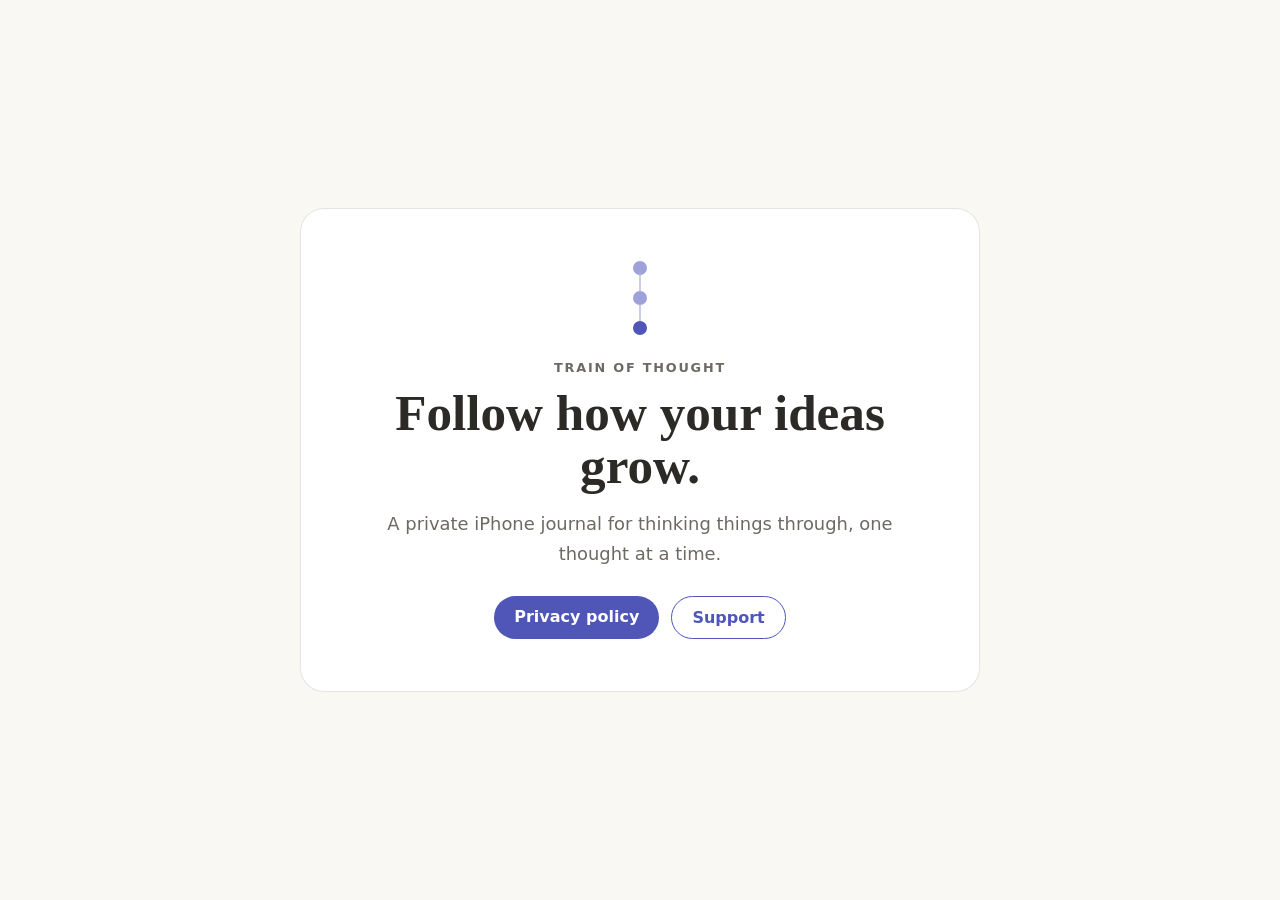
<file: index.html>
<!doctype html>
<html lang="en">
  <head>
    <meta charset="utf-8" />
    <meta name="viewport" content="width=device-width, initial-scale=1" />
    <meta name="theme-color" content="#faf8f3" />
    <title>Train of Thought</title>
    <link rel="stylesheet" href="styles.css" />
  </head>
  <body>
    <main class="card home">
      <div class="beads" aria-hidden="true"><span></span><i></i><span></span><i></i><span></span></div>
      <p class="eyebrow">Train of Thought</p>
      <h1>Follow how your ideas grow.</h1>
      <p class="lede">A private iPhone journal for thinking things through, one thought at a time.</p>
      <nav aria-label="Information">
        <a class="button" href="privacy.html">Privacy policy</a>
        <a class="button secondary" href="support.html">Support</a>
      </nav>
    </main>
  </body>
</html>
</file>
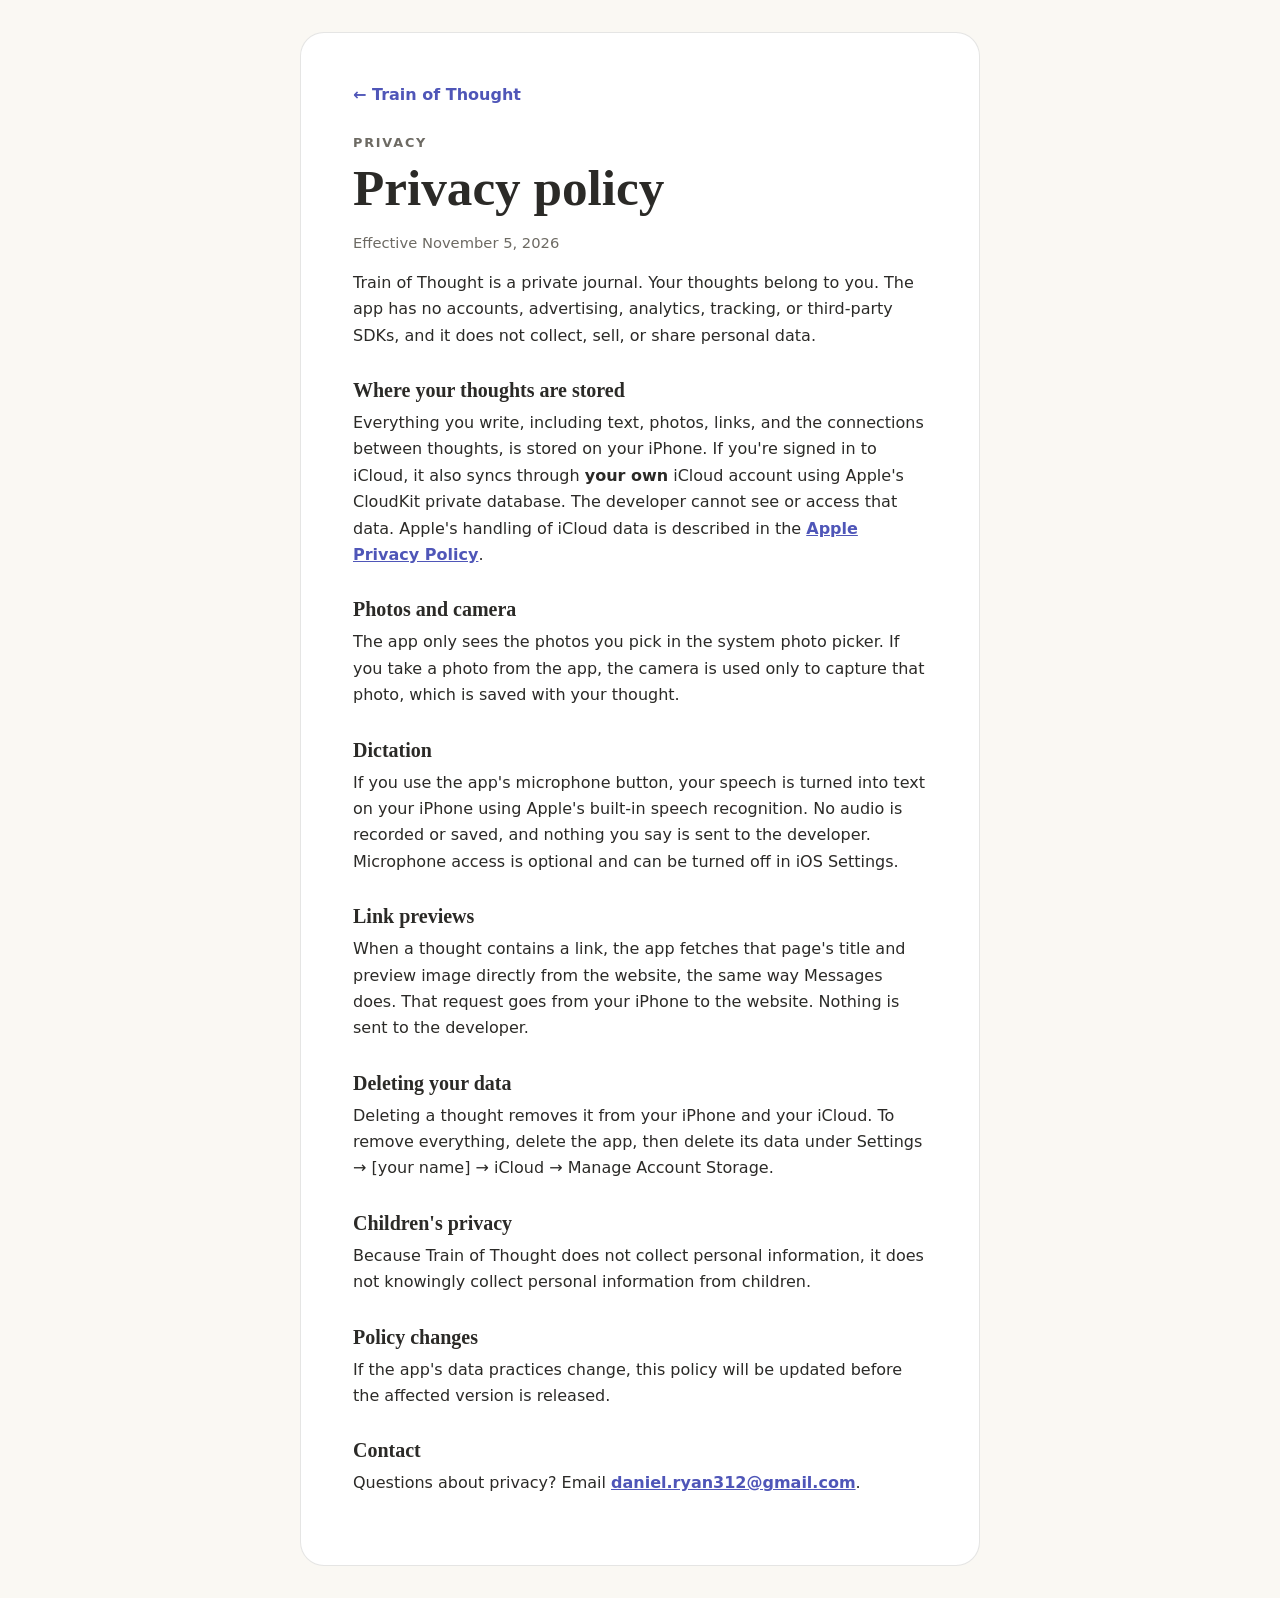
<file: privacy.html>
<!doctype html>
<html lang="en">
  <head>
    <meta charset="utf-8" />
    <meta name="viewport" content="width=device-width, initial-scale=1" />
    <meta name="theme-color" content="#faf8f3" />
    <title>Privacy Policy · Train of Thought</title>
    <link rel="stylesheet" href="styles.css" />
  </head>
  <body>
    <main class="card document">
      <a class="back" href="index.html">← Train of Thought</a>
      <p class="eyebrow">Privacy</p>
      <h1>Privacy policy</h1>
      <p class="updated">Effective November 5, 2026</p>

      <p>Train of Thought is a private journal. Your thoughts belong to you. The app has no accounts, advertising, analytics, tracking, or third-party SDKs, and it does not collect, sell, or share personal data.</p>

      <h2>Where your thoughts are stored</h2>
      <p>Everything you write, including text, photos, links, and the connections between thoughts, is stored on your iPhone. If you're signed in to iCloud, it also syncs through <strong>your own</strong> iCloud account using Apple's CloudKit private database. The developer cannot see or access that data. Apple's handling of iCloud data is described in the <a href="https://www.apple.com/legal/privacy/">Apple Privacy Policy</a>.</p>

      <h2>Photos and camera</h2>
      <p>The app only sees the photos you pick in the system photo picker. If you take a photo from the app, the camera is used only to capture that photo, which is saved with your thought.</p>

      <h2>Dictation</h2>
      <p>If you use the app's microphone button, your speech is turned into text on your iPhone using Apple's built-in speech recognition. No audio is recorded or saved, and nothing you say is sent to the developer. Microphone access is optional and can be turned off in iOS Settings.</p>

      <h2>Link previews</h2>
      <p>When a thought contains a link, the app fetches that page's title and preview image directly from the website, the same way Messages does. That request goes from your iPhone to the website. Nothing is sent to the developer.</p>

      <h2>Deleting your data</h2>
      <p>Deleting a thought removes it from your iPhone and your iCloud. To remove everything, delete the app, then delete its data under Settings → [your name] → iCloud → Manage Account Storage.</p>

      <h2>Children's privacy</h2>
      <p>Because Train of Thought does not collect personal information, it does not knowingly collect personal information from children.</p>

      <h2>Policy changes</h2>
      <p>If the app's data practices change, this policy will be updated before the affected version is released.</p>

      <h2>Contact</h2>
      <p>Questions about privacy? Email <a href="mailto:daniel.ryan312@gmail.com">daniel.ryan312@gmail.com</a>.</p>
    </main>
  </body>
</html>
</file>
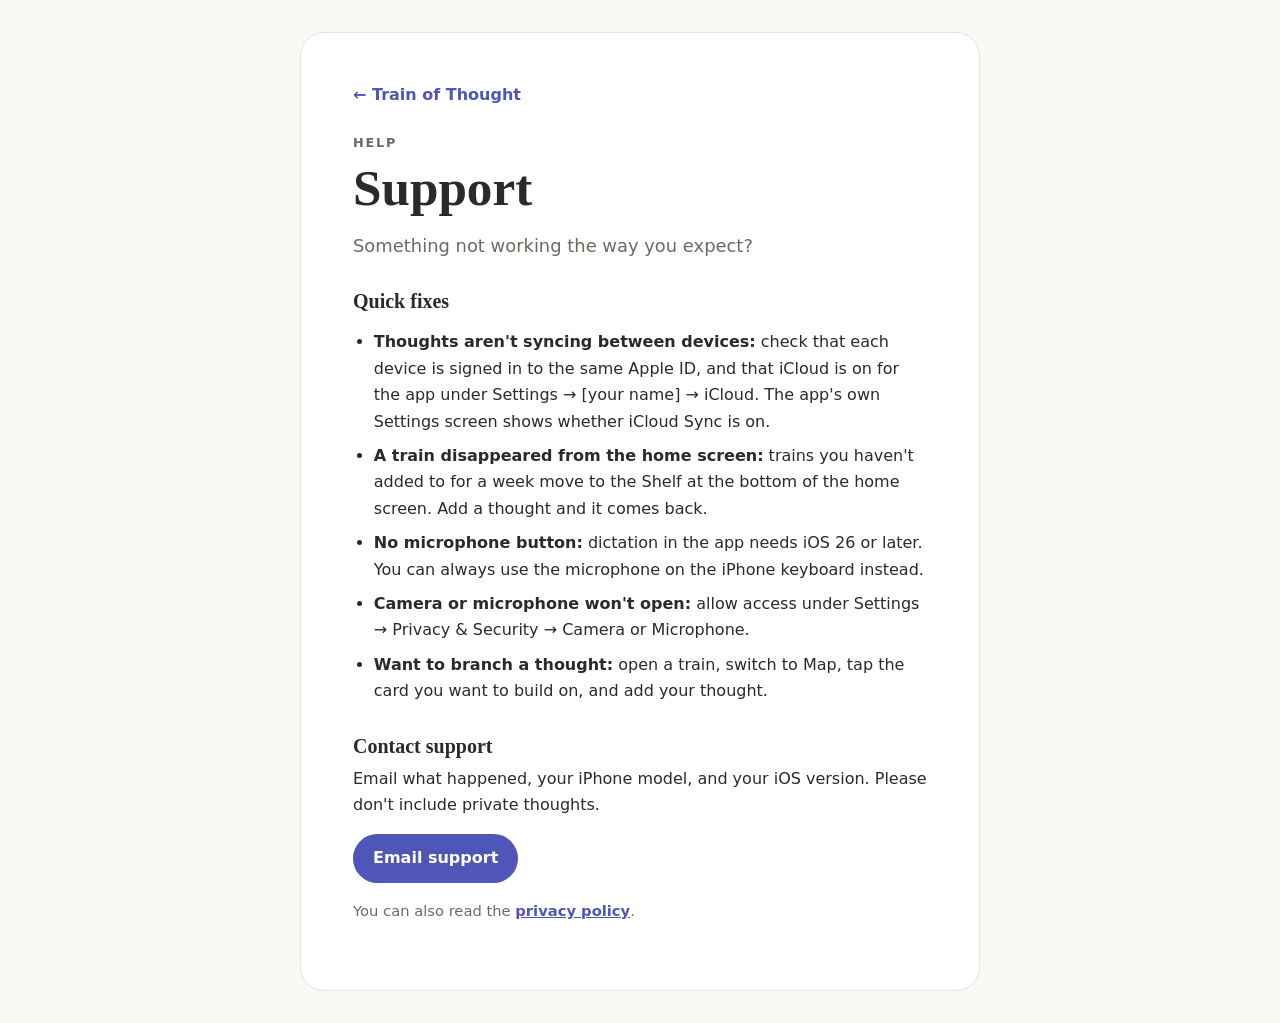
<file: support.html>
<!doctype html>
<html lang="en">
  <head>
    <meta charset="utf-8" />
    <meta name="viewport" content="width=device-width, initial-scale=1" />
    <meta name="theme-color" content="#faf8f3" />
    <title>Support · Train of Thought</title>
    <link rel="stylesheet" href="styles.css" />
  </head>
  <body>
    <main class="card document">
      <a class="back" href="index.html">← Train of Thought</a>
      <p class="eyebrow">Help</p>
      <h1>Support</h1>
      <p class="lede">Something not working the way you expect?</p>

      <h2>Quick fixes</h2>
      <ul>
        <li><strong>Thoughts aren't syncing between devices:</strong> check that each device is signed in to the same Apple ID, and that iCloud is on for the app under Settings → [your name] → iCloud. The app's own Settings screen shows whether iCloud Sync is on.</li>
        <li><strong>A train disappeared from the home screen:</strong> trains you haven't added to for a week move to the Shelf at the bottom of the home screen. Add a thought and it comes back.</li>
        <li><strong>No microphone button:</strong> dictation in the app needs iOS 26 or later. You can always use the microphone on the iPhone keyboard instead.</li>
        <li><strong>Camera or microphone won't open:</strong> allow access under Settings → Privacy &amp; Security → Camera or Microphone.</li>
        <li><strong>Want to branch a thought:</strong> open a train, switch to Map, tap the card you want to build on, and add your thought.</li>
      </ul>

      <h2>Contact support</h2>
      <p>Email what happened, your iPhone model, and your iOS version. Please don't include private thoughts.</p>
      <p><a class="button" href="mailto:daniel.ryan312@gmail.com?subject=Train%20of%20Thought%20support">Email support</a></p>

      <p class="fineprint">You can also read the <a href="privacy.html">privacy policy</a>.</p>
    </main>
  </body>
</html>
</file>
<file: styles.css>
:root {
  color-scheme: light dark;
  --paper: #faf8f3;
  --card: #ffffff;
  --ink: #2b2a27;
  --muted: #6d6a63;
  --line: rgba(43, 42, 39, .12);
  --accent: #4f56b8;
  font-family: system-ui, -apple-system, "Helvetica Neue", sans-serif;
  color: var(--ink);
  background: var(--paper);
}

@media (prefers-color-scheme: dark) {
  :root {
    --paper: #171614;
    --card: #23211e;
    --ink: #f1eee8;
    --muted: #a9a49b;
    --line: rgba(241, 238, 232, .14);
    --accent: #a3a8f5;
  }
}

* { box-sizing: border-box; }

body {
  min-height: 100vh;
  margin: 0;
  padding: 32px 18px;
  display: grid;
  place-items: center;
  background: var(--paper);
}

.card {
  width: min(100%, 680px);
  padding: clamp(26px, 6vw, 52px);
  background: var(--card);
  border: 1px solid var(--line);
  border-radius: 24px;
}

.home { text-align: center; }
.beads { display: flex; flex-direction: column; align-items: center; margin: 0 auto 22px; }
.beads span { width: 14px; height: 14px; border-radius: 50%; background: var(--accent); opacity: .55; }
.beads span:last-child { opacity: 1; }
.beads i { width: 2px; height: 16px; background: var(--accent); opacity: .3; }

h1, h2, p { margin-top: 0; }
h1, h2 { font-family: "New York", Georgia, serif; font-weight: 600; }
h1 { margin-bottom: 16px; font-size: clamp(2rem, 7vw, 3.2rem); line-height: 1.05; }
h2 { margin: 30px 0 8px; font-size: 1.25rem; }
p, li { font-size: 1rem; line-height: 1.65; }
ul { padding-left: 1.3rem; }
li + li { margin-top: 8px; }
a { color: var(--accent); font-weight: 600; }

.eyebrow { margin-bottom: 8px; text-transform: uppercase; letter-spacing: .14em; font-size: .8rem; font-weight: 700; color: var(--muted); }
.lede { font-size: 1.12rem; color: var(--muted); }
.updated, .fineprint { color: var(--muted); font-size: .92rem; }
.back { display: inline-block; margin-bottom: 28px; text-decoration: none; }

nav { display: flex; flex-wrap: wrap; justify-content: center; gap: 12px; margin-top: 28px; }
.button {
  display: inline-block;
  padding: 11px 20px;
  border-radius: 999px;
  color: #fff;
  background: var(--accent);
  text-decoration: none;
}
.button.secondary { color: var(--accent); background: transparent; border: 1px solid var(--accent); }
.button:focus-visible { outline: 3px solid var(--accent); outline-offset: 3px; }

@media (prefers-color-scheme: dark) {
  .button:not(.secondary) { color: #171614; }
}

@media (max-width: 480px) {
  body { padding: 14px; align-items: start; }
  .card { padding: 26px 22px; border-radius: 20px; }
}
</file>
